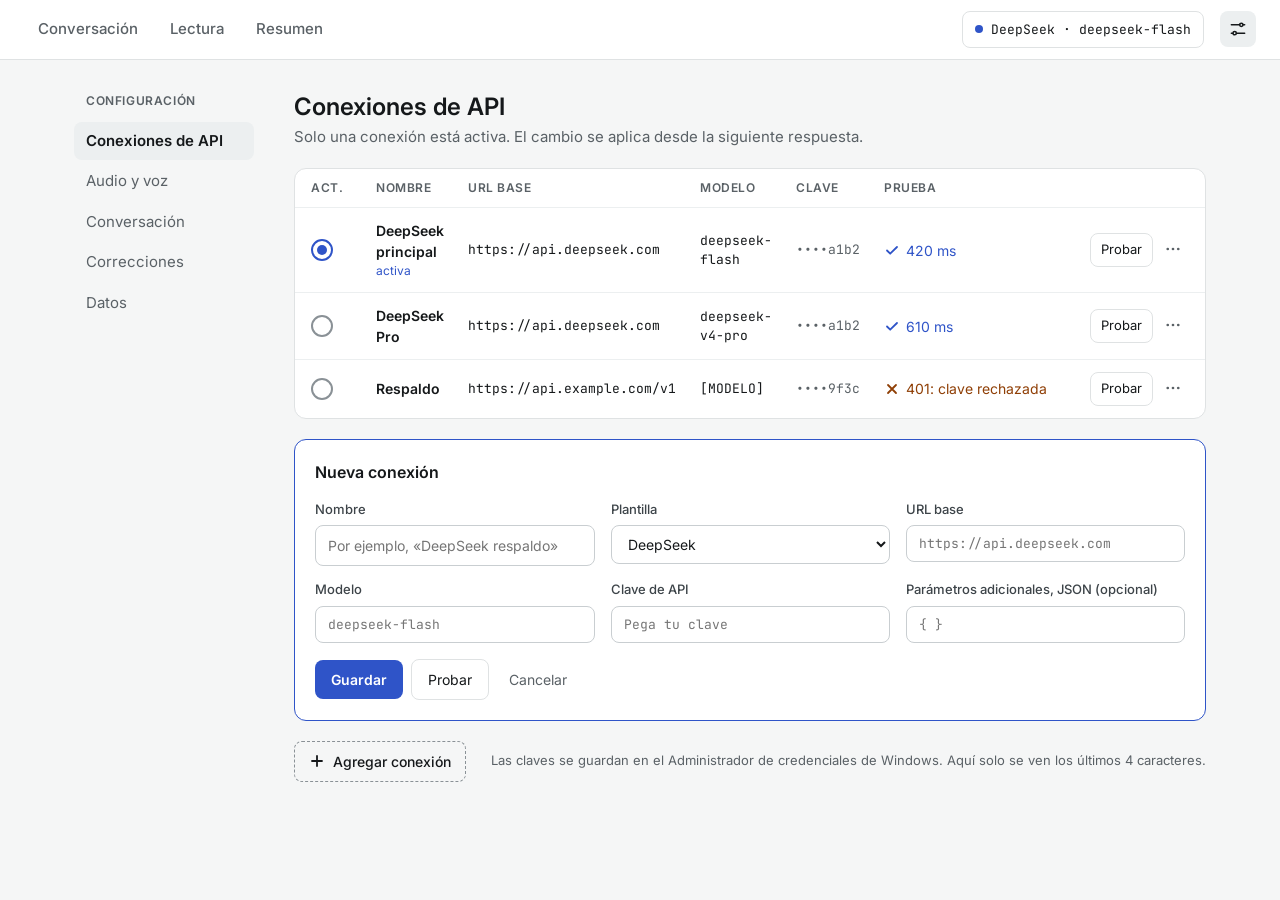
<file: docs/ui/connections.html>
<!doctype html>
<html lang="es-419">
<head>
<meta charset="utf-8">
<meta name="viewport" content="width=device-width, initial-scale=1">
<title>Conexiones de API</title>
<!-- Static mockup. The app serves its fonts locally from web/fonts and has no external links. -->
<link rel="stylesheet" href="https://fonts.googleapis.com/css2?family=Inter:wght@400;500;600&amp;family=JetBrains+Mono:wght@400;500&amp;display=swap">
<style>
body{margin:0}
a{color:#2F54C8}a:hover{color:#1E3A94}
</style>
</head>
<body>
<div style="min-height: 100vh; display: flex; flex-direction: column; background: #F5F6F6; color: #15181A; font-family: 'Inter', system-ui, sans-serif; font-size: 15px; line-height: 1.5">

<header style="display: flex; flex-wrap: wrap; align-items: center; gap: 16px; padding: 10px 24px; background: #FFFFFF; border-bottom: 1px solid #DFE2E3">
<nav aria-label="Secciones" style="display: flex; gap: 4px">
<a href="main.html" style="padding: 8px 14px; border-radius: 8px; color: #5A6166; font-weight: 500; text-decoration: none">Conversación</a>
<a href="reading.html" style="padding: 8px 14px; border-radius: 8px; color: #5A6166; font-weight: 500; text-decoration: none">Lectura</a>
<a href="summary.html" style="padding: 8px 14px; border-radius: 8px; color: #5A6166; font-weight: 500; text-decoration: none">Resumen</a>
</nav>
<div style="flex-grow: 1"></div>
<a href="connections.html" style="display: flex; align-items: center; gap: 8px; padding: 8px 12px; border: 1px solid #DFE2E3; border-radius: 8px; color: #15181A; font-family: 'JetBrains Mono', ui-monospace, monospace; font-size: 13px; text-decoration: none">
<span aria-hidden="true" style="width: 8px; height: 8px; border-radius: 50%; background: #2F54C8"></span>
<span>DeepSeek · deepseek-flash</span>
</a>
<a href="connections.html" aria-label="Configuración" aria-current="page" style="display: flex; align-items: center; justify-content: center; width: 36px; height: 36px; border-radius: 8px; background: #ECEFF0; color: #15181A">
<svg width="20" height="20" viewBox="0 0 24 24" aria-hidden="true" style="fill: none; stroke: currentColor; stroke-width: 1.8; stroke-linecap: round; stroke-linejoin: round"><path d="M4 7h10M18 7h2M4 17h2M10 17h10"></path><circle cx="16" cy="7" r="2"></circle><circle cx="8" cy="17" r="2"></circle></svg>
</a>
</header>

<div style="flex-grow: 1; display: flex; flex-wrap: wrap; gap: 24px 40px; padding: 32px 24px; max-width: 1180px; width: 100%; box-sizing: border-box; margin: 0 auto">

<nav aria-label="Configuración" style="flex: 1 1 180px; max-width: 220px; display: flex; flex-direction: column; gap: 2px">
<div style="padding: 0 12px 10px; font-size: 12px; font-weight: 600; letter-spacing: 0.05em; text-transform: uppercase; color: #5A6166">Configuración</div>
<a href="connections.html" aria-current="page" style="padding: 8px 12px; border-radius: 8px; background: #ECEFF0; color: #15181A; font-weight: 600; text-decoration: none">Conexiones de API</a>
<a href="connections.html" style="padding: 8px 12px; border-radius: 8px; color: #5A6166; text-decoration: none">Audio y voz</a>
<a href="connections.html" style="padding: 8px 12px; border-radius: 8px; color: #5A6166; text-decoration: none">Conversación</a>
<a href="connections.html" style="padding: 8px 12px; border-radius: 8px; color: #5A6166; text-decoration: none">Correcciones</a>
<a href="connections.html" style="padding: 8px 12px; border-radius: 8px; color: #5A6166; text-decoration: none">Datos</a>
</nav>

<main style="flex: 999 1 560px; min-width: 0; display: flex; flex-direction: column; gap: 20px">

<div style="display: flex; flex-direction: column; gap: 4px">
<h1 style="margin: 0; font-size: 24px; font-weight: 600; line-height: 1.25">Conexiones de API</h1>
<p style="margin: 0; color: #5A6166">Solo una conexión está activa. El cambio se aplica desde la siguiente respuesta.</p>
</div>

<div style="overflow-x: auto; border: 1px solid #DFE2E3; border-radius: 12px; background: #FFFFFF">
<table style="width: 100%; min-width: 820px; border-collapse: collapse; font-size: 14px">
<thead>
<tr>
<th scope="col" style="width: 56px; padding: 10px 12px 10px 16px; text-align: left; font-size: 12px; font-weight: 600; letter-spacing: 0.04em; text-transform: uppercase; color: #5A6166">Act.</th>
<th scope="col" style="padding: 10px 12px; text-align: left; font-size: 12px; font-weight: 600; letter-spacing: 0.04em; text-transform: uppercase; color: #5A6166">Nombre</th>
<th scope="col" style="padding: 10px 12px; text-align: left; font-size: 12px; font-weight: 600; letter-spacing: 0.04em; text-transform: uppercase; color: #5A6166">URL base</th>
<th scope="col" style="padding: 10px 12px; text-align: left; font-size: 12px; font-weight: 600; letter-spacing: 0.04em; text-transform: uppercase; color: #5A6166">Modelo</th>
<th scope="col" style="padding: 10px 12px; text-align: left; font-size: 12px; font-weight: 600; letter-spacing: 0.04em; text-transform: uppercase; color: #5A6166">Clave</th>
<th scope="col" style="padding: 10px 12px; text-align: left; font-size: 12px; font-weight: 600; letter-spacing: 0.04em; text-transform: uppercase; color: #5A6166">Prueba</th>
<th scope="col" style="width: 150px; padding: 10px 16px 10px 12px"><span style="position: absolute; width: 1px; height: 1px; overflow: hidden">Acciones</span></th>
</tr>
</thead>
<tbody>
<tr style="border-top: 1px solid #ECEFF0">
<td style="padding: 12px 12px 12px 16px">
<button type="button" aria-pressed="true" aria-label="Conexión activa" style="display: flex; align-items: center; justify-content: center; width: 22px; height: 22px; padding: 0; border: 2px solid #2F54C8; border-radius: 50%; background: #FFFFFF"><span aria-hidden="true" style="width: 10px; height: 10px; border-radius: 50%; background: #2F54C8"></span></button>
</td>
<td style="padding: 12px"><div style="display: flex; flex-direction: column"><span style="font-weight: 600">DeepSeek principal</span><span style="font-size: 12px; color: #2F54C8">activa</span></div></td>
<td style="padding: 12px; font-family: 'JetBrains Mono', ui-monospace, monospace; font-size: 13px">https://api.deepseek.com</td>
<td style="padding: 12px; font-family: 'JetBrains Mono', ui-monospace, monospace; font-size: 13px">deepseek-flash</td>
<td style="padding: 12px; font-family: 'JetBrains Mono', ui-monospace, monospace; font-size: 13px; color: #5A6166">••••a1b2</td>
<td style="padding: 12px">
<span style="display: flex; align-items: center; gap: 6px; color: #2F54C8; white-space: nowrap">
<svg width="16" height="16" viewBox="0 0 16 16" aria-hidden="true" style="fill: none; stroke: currentColor; stroke-width: 1.8; stroke-linecap: round; stroke-linejoin: round"><path d="M3 8.5l3.2 3.2L13 5"></path></svg>
<span>420 ms</span>
</span>
</td>
<td style="padding: 12px 16px 12px 12px">
<div style="display: flex; justify-content: flex-end; gap: 4px">
<button type="button" style="padding: 6px 10px; border: 1px solid #DFE2E3; border-radius: 8px; background: #FFFFFF; color: #15181A; font: inherit; font-size: 13px">Probar</button>
<button type="button" aria-label="Editar o eliminar: DeepSeek principal" style="display: flex; align-items: center; justify-content: center; width: 32px; height: 32px; padding: 0; border: 0; border-radius: 8px; background: none; color: #5A6166"><svg width="18" height="18" viewBox="0 0 24 24" aria-hidden="true" style="fill: currentColor"><circle cx="5" cy="12" r="1.8"></circle><circle cx="12" cy="12" r="1.8"></circle><circle cx="19" cy="12" r="1.8"></circle></svg></button>
</div>
</td>
</tr>
<tr style="border-top: 1px solid #ECEFF0">
<td style="padding: 12px 12px 12px 16px">
<button type="button" aria-pressed="false" aria-label="Activar: DeepSeek Pro" style="display: flex; width: 22px; height: 22px; padding: 0; border: 2px solid #8A9196; border-radius: 50%; background: #FFFFFF"></button>
</td>
<td style="padding: 12px; font-weight: 600">DeepSeek Pro</td>
<td style="padding: 12px; font-family: 'JetBrains Mono', ui-monospace, monospace; font-size: 13px">https://api.deepseek.com</td>
<td style="padding: 12px; font-family: 'JetBrains Mono', ui-monospace, monospace; font-size: 13px">deepseek-v4-pro</td>
<td style="padding: 12px; font-family: 'JetBrains Mono', ui-monospace, monospace; font-size: 13px; color: #5A6166">••••a1b2</td>
<td style="padding: 12px">
<span style="display: flex; align-items: center; gap: 6px; color: #2F54C8; white-space: nowrap">
<svg width="16" height="16" viewBox="0 0 16 16" aria-hidden="true" style="fill: none; stroke: currentColor; stroke-width: 1.8; stroke-linecap: round; stroke-linejoin: round"><path d="M3 8.5l3.2 3.2L13 5"></path></svg>
<span>610 ms</span>
</span>
</td>
<td style="padding: 12px 16px 12px 12px">
<div style="display: flex; justify-content: flex-end; gap: 4px">
<button type="button" style="padding: 6px 10px; border: 1px solid #DFE2E3; border-radius: 8px; background: #FFFFFF; color: #15181A; font: inherit; font-size: 13px">Probar</button>
<button type="button" aria-label="Editar o eliminar: DeepSeek Pro" style="display: flex; align-items: center; justify-content: center; width: 32px; height: 32px; padding: 0; border: 0; border-radius: 8px; background: none; color: #5A6166"><svg width="18" height="18" viewBox="0 0 24 24" aria-hidden="true" style="fill: currentColor"><circle cx="5" cy="12" r="1.8"></circle><circle cx="12" cy="12" r="1.8"></circle><circle cx="19" cy="12" r="1.8"></circle></svg></button>
</div>
</td>
</tr>
<tr style="border-top: 1px solid #ECEFF0">
<td style="padding: 12px 12px 12px 16px">
<button type="button" aria-pressed="false" aria-label="Activar: Respaldo" style="display: flex; width: 22px; height: 22px; padding: 0; border: 2px solid #8A9196; border-radius: 50%; background: #FFFFFF"></button>
</td>
<td style="padding: 12px; font-weight: 600">Respaldo</td>
<td style="padding: 12px; font-family: 'JetBrains Mono', ui-monospace, monospace; font-size: 13px">https://api.example.com/v1</td>
<td style="padding: 12px; font-family: 'JetBrains Mono', ui-monospace, monospace; font-size: 13px">[MODELO]</td>
<td style="padding: 12px; font-family: 'JetBrains Mono', ui-monospace, monospace; font-size: 13px; color: #5A6166">••••9f3c</td>
<td style="padding: 12px">
<span style="display: flex; align-items: center; gap: 6px; color: #8F3F06; white-space: nowrap">
<svg width="16" height="16" viewBox="0 0 16 16" aria-hidden="true" style="fill: none; stroke: currentColor; stroke-width: 1.8; stroke-linecap: round; stroke-linejoin: round"><path d="M4 4l8 8M12 4l-8 8"></path></svg>
<span>401: clave rechazada</span>
</span>
</td>
<td style="padding: 12px 16px 12px 12px">
<div style="display: flex; justify-content: flex-end; gap: 4px">
<button type="button" style="padding: 6px 10px; border: 1px solid #DFE2E3; border-radius: 8px; background: #FFFFFF; color: #15181A; font: inherit; font-size: 13px">Probar</button>
<button type="button" aria-label="Editar o eliminar: Respaldo" style="display: flex; align-items: center; justify-content: center; width: 32px; height: 32px; padding: 0; border: 0; border-radius: 8px; background: none; color: #5A6166"><svg width="18" height="18" viewBox="0 0 24 24" aria-hidden="true" style="fill: currentColor"><circle cx="5" cy="12" r="1.8"></circle><circle cx="12" cy="12" r="1.8"></circle><circle cx="19" cy="12" r="1.8"></circle></svg></button>
</div>
</td>
</tr>
</tbody>
</table>
</div>

<section aria-label="Nueva conexión" style="display: flex; flex-direction: column; gap: 16px; padding: 20px; border: 1px solid #2F54C8; border-radius: 12px; background: #FFFFFF">
<h2 style="margin: 0; font-size: 16px; font-weight: 600">Nueva conexión</h2>
<div style="display: grid; grid-template-columns: repeat(auto-fit, minmax(min(240px, 100%), 1fr)); gap: 14px 16px">
<div style="display: flex; flex-direction: column; gap: 6px">
<label for="conn-name" style="font-size: 13px; font-weight: 500; color: #3D4449">Nombre</label>
<input id="conn-name" type="text" placeholder="Por ejemplo, «DeepSeek respaldo»" style="padding: 9px 12px; border: 1px solid #C9CED1; border-radius: 8px; background: #FFFFFF; color: #15181A; font: inherit; font-size: 14px">
</div>
<div style="display: flex; flex-direction: column; gap: 6px">
<label for="conn-template" style="font-size: 13px; font-weight: 500; color: #3D4449">Plantilla</label>
<select id="conn-template" style="padding: 9px 12px; border: 1px solid #C9CED1; border-radius: 8px; background: #FFFFFF; color: #15181A; font: inherit; font-size: 14px">
<option>DeepSeek</option>
<option>Otro compatible con OpenAI</option>
</select>
</div>
<div style="display: flex; flex-direction: column; gap: 6px">
<label for="conn-url" style="font-size: 13px; font-weight: 500; color: #3D4449">URL base</label>
<input id="conn-url" type="url" placeholder="https://api.deepseek.com" style="padding: 9px 12px; border: 1px solid #C9CED1; border-radius: 8px; background: #FFFFFF; color: #15181A; font-family: 'JetBrains Mono', ui-monospace, monospace; font-size: 13px">
</div>
<div style="display: flex; flex-direction: column; gap: 6px">
<label for="conn-model" style="font-size: 13px; font-weight: 500; color: #3D4449">Modelo</label>
<input id="conn-model" type="text" placeholder="deepseek-flash" style="padding: 9px 12px; border: 1px solid #C9CED1; border-radius: 8px; background: #FFFFFF; color: #15181A; font-family: 'JetBrains Mono', ui-monospace, monospace; font-size: 13px">
</div>
<div style="display: flex; flex-direction: column; gap: 6px">
<label for="conn-key" style="font-size: 13px; font-weight: 500; color: #3D4449">Clave de API</label>
<input id="conn-key" type="password" placeholder="Pega tu clave" autocomplete="off" style="padding: 9px 12px; border: 1px solid #C9CED1; border-radius: 8px; background: #FFFFFF; color: #15181A; font-family: 'JetBrains Mono', ui-monospace, monospace; font-size: 13px">
</div>
<div style="display: flex; flex-direction: column; gap: 6px">
<label for="conn-extra" style="font-size: 13px; font-weight: 500; color: #3D4449">Parámetros adicionales, JSON (opcional)</label>
<input id="conn-extra" type="text" placeholder="{ }" style="padding: 9px 12px; border: 1px solid #C9CED1; border-radius: 8px; background: #FFFFFF; color: #15181A; font-family: 'JetBrains Mono', ui-monospace, monospace; font-size: 13px">
</div>
</div>
<div style="display: flex; flex-wrap: wrap; align-items: center; gap: 8px">
<button type="button" style="padding: 9px 16px; border: 0; border-radius: 8px; background: #2F54C8; color: #FFFFFF; font: inherit; font-size: 14px; font-weight: 600">Guardar</button>
<button type="button" style="padding: 9px 16px; border: 1px solid #DFE2E3; border-radius: 8px; background: #FFFFFF; color: #15181A; font: inherit; font-size: 14px">Probar</button>
<button type="button" style="padding: 9px 12px; border: 0; border-radius: 8px; background: none; color: #5A6166; font: inherit; font-size: 14px">Cancelar</button>
</div>
</section>

<div style="display: flex; flex-wrap: wrap; align-items: center; justify-content: space-between; gap: 12px">
<button type="button" style="display: flex; align-items: center; gap: 8px; padding: 9px 14px; border: 1px dashed #8A9196; border-radius: 8px; background: none; color: #15181A; font: inherit; font-size: 14px; font-weight: 500">
<svg width="16" height="16" viewBox="0 0 16 16" aria-hidden="true" style="fill: none; stroke: currentColor; stroke-width: 1.8; stroke-linecap: round"><path d="M8 3v10M3 8h10"></path></svg>
<span>Agregar conexión</span>
</button>
<p style="margin: 0; font-size: 13px; color: #5A6166">Las claves se guardan en el Administrador de credenciales de Windows. Aquí solo se ven los últimos 4 caracteres.</p>
</div>

</main>
</div>

</div>
</body>
</html>
</file>
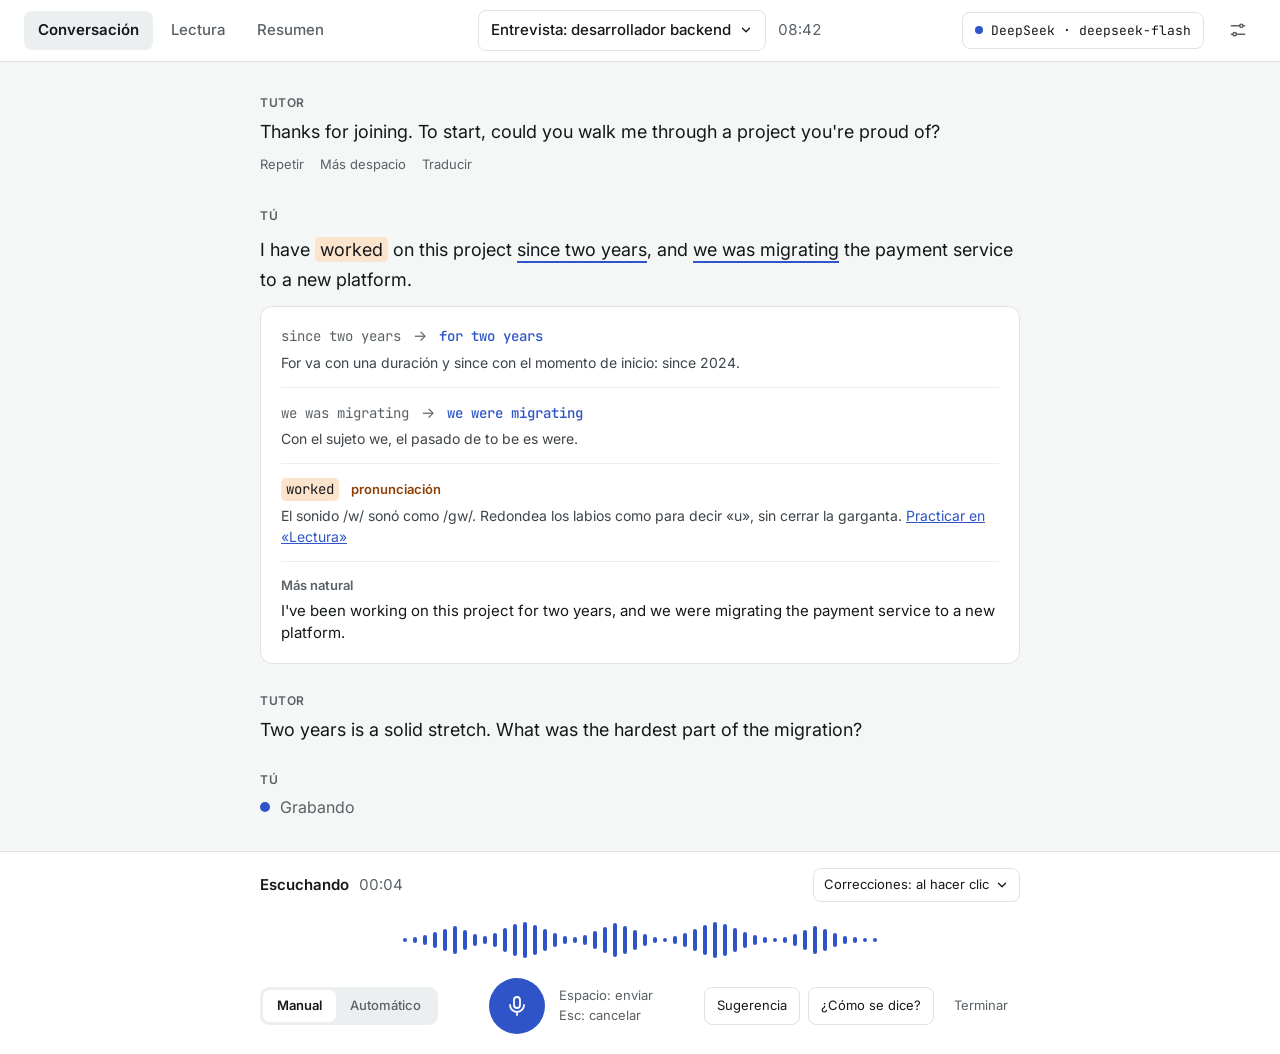
<file: docs/ui/main.html>
<!doctype html>
<html lang="es-419">
<head>
<meta charset="utf-8">
<meta name="viewport" content="width=device-width, initial-scale=1">
<title>Conversación</title>
<!-- Static mockup. The app serves its fonts locally from web/fonts and has no external links. -->
<link rel="stylesheet" href="https://fonts.googleapis.com/css2?family=Inter:wght@400;500;600&amp;family=JetBrains+Mono:wght@400;500&amp;display=swap">
<style>
body{margin:0}
a{color:#2F54C8}a:hover{color:#1E3A94}
</style>
</head>
<body>
<div style="min-height: 100vh; display: flex; flex-direction: column; background: #F5F6F6; color: #15181A; font-family: 'Inter', system-ui, sans-serif; font-size: 15px; line-height: 1.5">

<header style="display: flex; flex-wrap: wrap; align-items: center; gap: 16px; padding: 10px 24px; background: #FFFFFF; border-bottom: 1px solid #DFE2E3">
<nav aria-label="Secciones" style="display: flex; gap: 4px">
<a href="main.html" aria-current="page" style="padding: 8px 14px; border-radius: 8px; background: #ECEFF0; color: #15181A; font-weight: 600; text-decoration: none">Conversación</a>
<a href="reading.html" style="padding: 8px 14px; border-radius: 8px; color: #5A6166; font-weight: 500; text-decoration: none">Lectura</a>
<a href="summary.html" style="padding: 8px 14px; border-radius: 8px; color: #5A6166; font-weight: 500; text-decoration: none">Resumen</a>
</nav>
<div style="flex-grow: 1; display: flex; flex-wrap: wrap; justify-content: center; align-items: center; gap: 12px">
<button type="button" style="display: flex; align-items: center; gap: 8px; padding: 8px 12px; border: 1px solid #DFE2E3; border-radius: 8px; background: #FFFFFF; color: #15181A; font: inherit; font-weight: 500">
<span>Entrevista: desarrollador backend</span>
<svg width="14" height="14" viewBox="0 0 16 16" aria-hidden="true" style="fill: none; stroke: currentColor; stroke-width: 1.5; stroke-linecap: round; stroke-linejoin: round"><path d="M4 6l4 4 4-4"></path></svg>
</button>
<span style="color: #5A6166; font-variant-numeric: tabular-nums">08:42</span>
</div>
<a href="connections.html" style="display: flex; align-items: center; gap: 8px; padding: 8px 12px; border: 1px solid #DFE2E3; border-radius: 8px; color: #15181A; font-family: 'JetBrains Mono', ui-monospace, monospace; font-size: 13px; text-decoration: none">
<span aria-hidden="true" style="width: 8px; height: 8px; border-radius: 50%; background: #2F54C8"></span>
<span>DeepSeek · deepseek-flash</span>
</a>
<a href="connections.html" aria-label="Configuración" style="display: flex; align-items: center; justify-content: center; width: 36px; height: 36px; border-radius: 8px; color: #5A6166">
<svg width="20" height="20" viewBox="0 0 24 24" aria-hidden="true" style="fill: none; stroke: currentColor; stroke-width: 1.8; stroke-linecap: round; stroke-linejoin: round"><path d="M4 7h10M18 7h2M4 17h2M10 17h10"></path><circle cx="16" cy="7" r="2"></circle><circle cx="8" cy="17" r="2"></circle></svg>
</a>
</header>

<main style="flex-grow: 1; display: flex; justify-content: center; padding: 32px 24px">
<div style="width: 100%; max-width: 760px; display: flex; flex-direction: column; gap: 28px">

<article style="display: flex; flex-direction: column; gap: 6px">
<div style="font-size: 12px; font-weight: 600; letter-spacing: 0.05em; text-transform: uppercase; color: #5A6166">Tutor</div>
<p lang="en" style="margin: 0; font-size: 18px; line-height: 1.55">Thanks for joining. To start, could you walk me through a project you're proud of?</p>
<div style="display: flex; flex-wrap: wrap; gap: 16px">
<button type="button" style="padding: 4px 0; border: 0; background: none; color: #5A6166; font: inherit; font-size: 13px">Repetir</button>
<button type="button" style="padding: 4px 0; border: 0; background: none; color: #5A6166; font: inherit; font-size: 13px">Más despacio</button>
<button type="button" style="padding: 4px 0; border: 0; background: none; color: #5A6166; font: inherit; font-size: 13px">Traducir</button>
</div>
</article>

<article style="display: flex; flex-direction: column; gap: 10px">
<div style="font-size: 12px; font-weight: 600; letter-spacing: 0.05em; text-transform: uppercase; color: #5A6166">Tú</div>
<p lang="en" style="margin: 0; font-size: 18px; line-height: 1.7">I have <span style="padding: 2px 5px; border-radius: 5px; background: #FBE3CC">worked</span> on this project <span style="text-decoration: underline; text-decoration-color: #2F54C8; text-decoration-thickness: 2px; text-underline-offset: 5px">since two years</span>, and <span style="text-decoration: underline; text-decoration-color: #2F54C8; text-decoration-thickness: 2px; text-underline-offset: 5px">we was migrating</span> the payment service to a new platform.</p>

<section aria-label="Correcciones de tu respuesta" style="display: flex; flex-direction: column; gap: 14px; padding: 18px 20px; border: 1px solid #DFE2E3; border-radius: 12px; background: #FFFFFF">
<div style="display: flex; flex-wrap: wrap; align-items: baseline; gap: 4px 12px">
<span lang="en" style="font-family: 'JetBrains Mono', ui-monospace, monospace; font-size: 14px; color: #5A6166">since two years</span>
<span aria-hidden="true" style="color: #5A6166">→</span>
<span lang="en" style="font-family: 'JetBrains Mono', ui-monospace, monospace; font-size: 14px; font-weight: 500; color: #2F54C8">for two years</span>
<span style="flex-basis: 100%; font-size: 14px; color: #3D4449">For va con una duración y since con el momento de inicio: since 2024.</span>
</div>
<div style="height: 1px; background: #ECEFF0"></div>
<div style="display: flex; flex-wrap: wrap; align-items: baseline; gap: 4px 12px">
<span lang="en" style="font-family: 'JetBrains Mono', ui-monospace, monospace; font-size: 14px; color: #5A6166">we was migrating</span>
<span aria-hidden="true" style="color: #5A6166">→</span>
<span lang="en" style="font-family: 'JetBrains Mono', ui-monospace, monospace; font-size: 14px; font-weight: 500; color: #2F54C8">we were migrating</span>
<span style="flex-basis: 100%; font-size: 14px; color: #3D4449">Con el sujeto we, el pasado de to be es were.</span>
</div>
<div style="height: 1px; background: #ECEFF0"></div>
<div style="display: flex; flex-wrap: wrap; align-items: baseline; gap: 4px 12px">
<span lang="en" style="padding: 1px 5px; border-radius: 5px; background: #FBE3CC; font-family: 'JetBrains Mono', ui-monospace, monospace; font-size: 14px">worked</span>
<span style="font-size: 13px; font-weight: 600; color: #8F3F06">pronunciación</span>
<span style="flex-basis: 100%; font-size: 14px; color: #3D4449">El sonido /w/ sonó como /gw/. Redondea los labios como para decir «u», sin cerrar la garganta. <a href="reading.html">Practicar en «Lectura»</a></span>
</div>
<div style="height: 1px; background: #ECEFF0"></div>
<div style="display: flex; flex-direction: column; gap: 4px">
<span style="font-size: 13px; font-weight: 600; color: #5A6166">Más natural</span>
<span lang="en" style="font-size: 15px">I've been working on this project for two years, and we were migrating the payment service to a new platform.</span>
</div>
</section>
</article>

<article style="display: flex; flex-direction: column; gap: 6px">
<div style="font-size: 12px; font-weight: 600; letter-spacing: 0.05em; text-transform: uppercase; color: #5A6166">Tutor</div>
<p lang="en" style="margin: 0; font-size: 18px; line-height: 1.55">Two years is a solid stretch. What was the hardest part of the migration?</p>
</article>

<article style="display: flex; flex-direction: column; gap: 6px">
<div style="font-size: 12px; font-weight: 600; letter-spacing: 0.05em; text-transform: uppercase; color: #5A6166">Tú</div>
<div style="display: flex; align-items: center; gap: 10px; font-size: 16px; color: #5A6166">
<span aria-hidden="true" style="width: 10px; height: 10px; border-radius: 50%; background: #2F54C8"></span>
<span>Grabando</span>
</div>
</article>

</div>
</main>

<footer style="display: flex; justify-content: center; padding: 16px 24px 20px; background: #FFFFFF; border-top: 1px solid #DFE2E3">
<div style="width: 100%; max-width: 760px; display: flex; flex-direction: column; gap: 12px">

<div style="display: flex; flex-wrap: wrap; align-items: center; justify-content: space-between; gap: 12px">
<div style="display: flex; align-items: baseline; gap: 10px">
<span style="font-weight: 600">Escuchando</span>
<span style="color: #5A6166; font-variant-numeric: tabular-nums">00:04</span>
</div>
<button type="button" style="display: flex; align-items: center; gap: 6px; padding: 6px 10px; border: 1px solid #DFE2E3; border-radius: 8px; background: #FFFFFF; color: #15181A; font: inherit; font-size: 13px">
<span>Correcciones: al hacer clic</span>
<svg width="14" height="14" viewBox="0 0 16 16" aria-hidden="true" style="fill: none; stroke: currentColor; stroke-width: 1.5; stroke-linecap: round; stroke-linejoin: round"><path d="M4 6l4 4 4-4"></path></svg>
</button>
</div>

<div style="display: flex; justify-content: center; padding: 6px 0">
<svg viewBox="0 0 474 40" role="img" aria-label="Nivel de señal del micrófono" style="width: 474px; max-width: 100%; height: 40px; fill: #2F54C8">
<rect x="0" y="18" width="4" height="4" rx="2"></rect>
<rect x="10" y="17" width="4" height="6" rx="2"></rect>
<rect x="20" y="15" width="4" height="10" rx="2"></rect>
<rect x="30" y="12" width="4" height="16" rx="2"></rect>
<rect x="40" y="9" width="4" height="22" rx="2"></rect>
<rect x="50" y="6" width="4" height="28" rx="2"></rect>
<rect x="60" y="10" width="4" height="20" rx="2"></rect>
<rect x="70" y="14" width="4" height="12" rx="2"></rect>
<rect x="80" y="16" width="4" height="8" rx="2"></rect>
<rect x="90" y="13" width="4" height="14" rx="2"></rect>
<rect x="100" y="8" width="4" height="24" rx="2"></rect>
<rect x="110" y="4" width="4" height="32" rx="2"></rect>
<rect x="120" y="2" width="4" height="36" rx="2"></rect>
<rect x="130" y="5" width="4" height="30" rx="2"></rect>
<rect x="140" y="9" width="4" height="22" rx="2"></rect>
<rect x="150" y="13" width="4" height="14" rx="2"></rect>
<rect x="160" y="16" width="4" height="8" rx="2"></rect>
<rect x="170" y="17" width="4" height="6" rx="2"></rect>
<rect x="180" y="15" width="4" height="10" rx="2"></rect>
<rect x="190" y="11" width="4" height="18" rx="2"></rect>
<rect x="200" y="7" width="4" height="26" rx="2"></rect>
<rect x="210" y="3" width="4" height="34" rx="2"></rect>
<rect x="220" y="6" width="4" height="28" rx="2"></rect>
<rect x="230" y="10" width="4" height="20" rx="2"></rect>
<rect x="240" y="14" width="4" height="12" rx="2"></rect>
<rect x="250" y="17" width="4" height="6" rx="2"></rect>
<rect x="260" y="18" width="4" height="4" rx="2"></rect>
<rect x="270" y="16" width="4" height="8" rx="2"></rect>
<rect x="280" y="13" width="4" height="14" rx="2"></rect>
<rect x="290" y="9" width="4" height="22" rx="2"></rect>
<rect x="300" y="5" width="4" height="30" rx="2"></rect>
<rect x="310" y="2" width="4" height="36" rx="2"></rect>
<rect x="320" y="4" width="4" height="32" rx="2"></rect>
<rect x="330" y="8" width="4" height="24" rx="2"></rect>
<rect x="340" y="12" width="4" height="16" rx="2"></rect>
<rect x="350" y="15" width="4" height="10" rx="2"></rect>
<rect x="360" y="17" width="4" height="6" rx="2"></rect>
<rect x="370" y="18" width="4" height="4" rx="2"></rect>
<rect x="380" y="17" width="4" height="6" rx="2"></rect>
<rect x="390" y="14" width="4" height="12" rx="2"></rect>
<rect x="400" y="10" width="4" height="20" rx="2"></rect>
<rect x="410" y="6" width="4" height="28" rx="2"></rect>
<rect x="420" y="9" width="4" height="22" rx="2"></rect>
<rect x="430" y="13" width="4" height="14" rx="2"></rect>
<rect x="440" y="16" width="4" height="8" rx="2"></rect>
<rect x="450" y="17" width="4" height="6" rx="2"></rect>
<rect x="460" y="18" width="4" height="4" rx="2"></rect>
<rect x="470" y="18" width="4" height="4" rx="2"></rect>
</svg>
</div>

<div style="display: flex; flex-wrap: wrap; align-items: center; justify-content: space-between; gap: 16px">
<div role="group" aria-label="Modo de turnos" style="display: flex; padding: 3px; border-radius: 9px; background: #ECEFF0">
<button type="button" aria-pressed="true" style="padding: 6px 14px; border: 0; border-radius: 7px; background: #FFFFFF; color: #15181A; font: inherit; font-size: 13px; font-weight: 600">Manual</button>
<button type="button" aria-pressed="false" style="padding: 6px 14px; border: 0; border-radius: 7px; background: none; color: #5A6166; font: inherit; font-size: 13px; font-weight: 500">Automático</button>
</div>

<div style="display: flex; align-items: center; gap: 14px">
<button type="button" aria-label="Enviar respuesta" style="display: flex; align-items: center; justify-content: center; width: 56px; height: 56px; border: 0; border-radius: 50%; background: #2F54C8; color: #FFFFFF">
<svg width="24" height="24" viewBox="0 0 24 24" aria-hidden="true" style="fill: none; stroke: currentColor; stroke-width: 1.8; stroke-linecap: round; stroke-linejoin: round"><rect x="9" y="3" width="6" height="11" rx="3"></rect><path d="M5 11a7 7 0 0 0 14 0M12 18v3"></path></svg>
</button>
<div style="display: flex; flex-direction: column; font-size: 13px; color: #5A6166">
<span>Espacio: enviar</span>
<span>Esc: cancelar</span>
</div>
</div>

<div style="display: flex; flex-wrap: wrap; align-items: center; gap: 8px">
<button type="button" style="padding: 8px 12px; border: 1px solid #DFE2E3; border-radius: 8px; background: #FFFFFF; color: #15181A; font: inherit; font-size: 13px">Sugerencia</button>
<button type="button" style="padding: 8px 12px; border: 1px solid #DFE2E3; border-radius: 8px; background: #FFFFFF; color: #15181A; font: inherit; font-size: 13px">¿Cómo se dice?</button>
<a href="summary.html" style="padding: 8px 12px; border-radius: 8px; color: #5A6166; font-size: 13px; text-decoration: none">Terminar</a>
</div>
</div>

</div>
</footer>

</div>
</body>
</html>
</file>
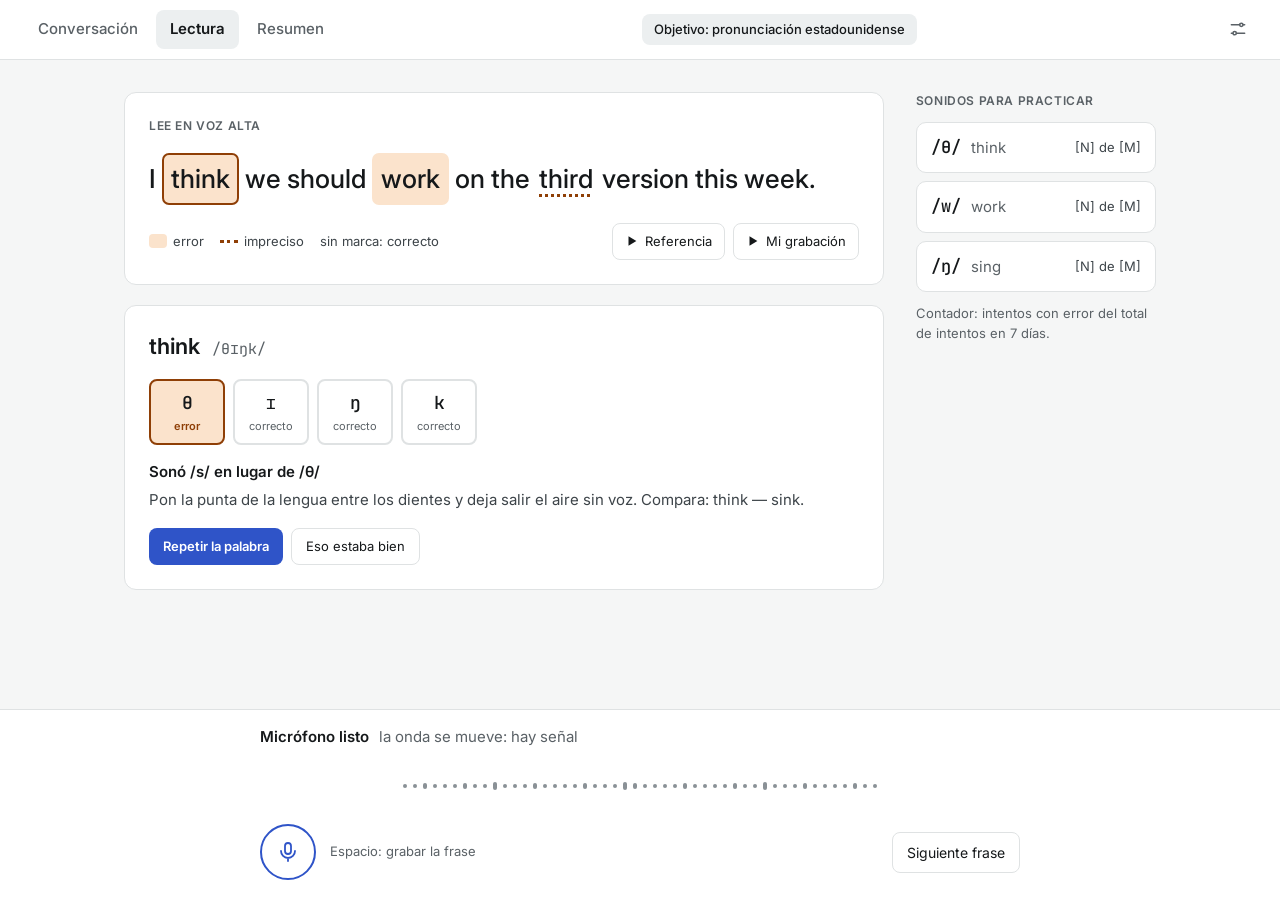
<file: docs/ui/reading.html>
<!doctype html>
<html lang="es-419">
<head>
<meta charset="utf-8">
<meta name="viewport" content="width=device-width, initial-scale=1">
<title>Lectura: pronunciación</title>
<!-- Static mockup. The app serves its fonts locally from web/fonts and has no external links. -->
<link rel="stylesheet" href="https://fonts.googleapis.com/css2?family=Inter:wght@400;500;600&amp;family=JetBrains+Mono:wght@400;500&amp;display=swap">
<style>
body{margin:0}
a{color:#2F54C8}a:hover{color:#1E3A94}
</style>
</head>
<body>
<div style="min-height: 100vh; display: flex; flex-direction: column; background: #F5F6F6; color: #15181A; font-family: 'Inter', system-ui, sans-serif; font-size: 15px; line-height: 1.5">

<header style="display: flex; flex-wrap: wrap; align-items: center; gap: 16px; padding: 10px 24px; background: #FFFFFF; border-bottom: 1px solid #DFE2E3">
<nav aria-label="Secciones" style="display: flex; gap: 4px">
<a href="main.html" style="padding: 8px 14px; border-radius: 8px; color: #5A6166; font-weight: 500; text-decoration: none">Conversación</a>
<a href="reading.html" aria-current="page" style="padding: 8px 14px; border-radius: 8px; background: #ECEFF0; color: #15181A; font-weight: 600; text-decoration: none">Lectura</a>
<a href="summary.html" style="padding: 8px 14px; border-radius: 8px; color: #5A6166; font-weight: 500; text-decoration: none">Resumen</a>
</nav>
<div style="flex-grow: 1; display: flex; justify-content: center">
<span style="padding: 6px 12px; border-radius: 8px; background: #ECEFF0; font-size: 13px; font-weight: 500">Objetivo: pronunciación estadounidense</span>
</div>
<a href="connections.html" aria-label="Configuración" style="display: flex; align-items: center; justify-content: center; width: 36px; height: 36px; border-radius: 8px; color: #5A6166">
<svg width="20" height="20" viewBox="0 0 24 24" aria-hidden="true" style="fill: none; stroke: currentColor; stroke-width: 1.8; stroke-linecap: round; stroke-linejoin: round"><path d="M4 7h10M18 7h2M4 17h2M10 17h10"></path><circle cx="16" cy="7" r="2"></circle><circle cx="8" cy="17" r="2"></circle></svg>
</a>
</header>

<div style="flex-grow: 1; display: flex; flex-wrap: wrap; align-items: flex-start; gap: 24px 32px; padding: 32px 24px; max-width: 1080px; width: 100%; box-sizing: border-box; margin: 0 auto">

<main style="flex: 999 1 520px; min-width: 0; display: flex; flex-direction: column; gap: 20px">

<section aria-label="Frase" style="display: flex; flex-direction: column; gap: 18px; padding: 24px; border: 1px solid #DFE2E3; border-radius: 12px; background: #FFFFFF">
<div style="font-size: 12px; font-weight: 600; letter-spacing: 0.05em; text-transform: uppercase; color: #5A6166">Lee en voz alta</div>
<p lang="en" style="margin: 0; font-size: 26px; line-height: 1.7; font-weight: 500">I <button type="button" aria-pressed="true" style="padding: 2px 7px; border: 2px solid #8F3F06; border-radius: 7px; background: #FBE3CC; color: #15181A; font: inherit">think</button> we should <button type="button" aria-pressed="false" style="padding: 2px 7px; border: 2px solid #FBE3CC; border-radius: 7px; background: #FBE3CC; color: #15181A; font: inherit">work</button> on the <button type="button" aria-pressed="false" style="padding: 2px 3px; border: 0; background: none; color: #15181A; font: inherit; text-decoration: underline dotted; text-decoration-color: #8F3F06; text-decoration-thickness: 3px; text-underline-offset: 6px">third</button> version this week.</p>
<div style="display: flex; flex-wrap: wrap; align-items: center; justify-content: space-between; gap: 12px">
<div style="display: flex; flex-wrap: wrap; align-items: center; gap: 16px; font-size: 13px; color: #3D4449">
<span style="display: flex; align-items: center; gap: 6px"><span aria-hidden="true" style="width: 18px; height: 14px; border-radius: 4px; background: #FBE3CC"></span>error</span>
<span style="display: flex; align-items: center; gap: 6px"><span aria-hidden="true" style="width: 18px; border-bottom: 3px dotted #8F3F06"></span>impreciso</span>
<span>sin marca: correcto</span>
</div>
<div style="display: flex; gap: 8px">
<button type="button" style="display: flex; align-items: center; gap: 6px; padding: 8px 12px; border: 1px solid #DFE2E3; border-radius: 8px; background: #FFFFFF; color: #15181A; font: inherit; font-size: 13px">
<svg width="14" height="14" viewBox="0 0 16 16" aria-hidden="true" style="fill: currentColor"><path d="M4 2.5v11l9-5.5z"></path></svg>
<span>Referencia</span>
</button>
<button type="button" style="display: flex; align-items: center; gap: 6px; padding: 8px 12px; border: 1px solid #DFE2E3; border-radius: 8px; background: #FFFFFF; color: #15181A; font: inherit; font-size: 13px">
<svg width="14" height="14" viewBox="0 0 16 16" aria-hidden="true" style="fill: currentColor"><path d="M4 2.5v11l9-5.5z"></path></svg>
<span>Mi grabación</span>
</button>
</div>
</div>
</section>

<section aria-label="Análisis de la palabra think" style="display: flex; flex-direction: column; gap: 16px; padding: 24px; border: 1px solid #DFE2E3; border-radius: 12px; background: #FFFFFF">
<div style="display: flex; flex-wrap: wrap; align-items: baseline; gap: 12px">
<h2 lang="en" style="margin: 0; font-size: 22px; font-weight: 600">think</h2>
<span style="font-family: 'JetBrains Mono', ui-monospace, monospace; font-size: 15px; color: #5A6166">/θɪŋk/</span>
</div>
<div style="display: flex; flex-wrap: wrap; gap: 8px">
<span style="display: flex; flex-direction: column; align-items: center; gap: 2px; min-width: 52px; padding: 8px 10px; border: 2px solid #8F3F06; border-radius: 8px; background: #FBE3CC"><span style="font-family: 'JetBrains Mono', ui-monospace, monospace; font-size: 18px; font-weight: 500">θ</span><span style="font-size: 11px; font-weight: 600; color: #8F3F06">error</span></span>
<span style="display: flex; flex-direction: column; align-items: center; gap: 2px; min-width: 52px; padding: 8px 10px; border: 2px solid #DFE2E3; border-radius: 8px"><span style="font-family: 'JetBrains Mono', ui-monospace, monospace; font-size: 18px; font-weight: 500">ɪ</span><span style="font-size: 11px; color: #5A6166">correcto</span></span>
<span style="display: flex; flex-direction: column; align-items: center; gap: 2px; min-width: 52px; padding: 8px 10px; border: 2px solid #DFE2E3; border-radius: 8px"><span style="font-family: 'JetBrains Mono', ui-monospace, monospace; font-size: 18px; font-weight: 500">ŋ</span><span style="font-size: 11px; color: #5A6166">correcto</span></span>
<span style="display: flex; flex-direction: column; align-items: center; gap: 2px; min-width: 52px; padding: 8px 10px; border: 2px solid #DFE2E3; border-radius: 8px"><span style="font-family: 'JetBrains Mono', ui-monospace, monospace; font-size: 18px; font-weight: 500">k</span><span style="font-size: 11px; color: #5A6166">correcto</span></span>
</div>
<div style="display: flex; flex-direction: column; gap: 6px">
<p style="margin: 0; font-weight: 600">Sonó /s/ en lugar de /θ/</p>
<p style="margin: 0; color: #3D4449">Pon la punta de la lengua entre los dientes y deja salir el aire sin voz. Compara: <span lang="en">think — sink</span>.</p>
</div>
<div style="display: flex; flex-wrap: wrap; gap: 8px">
<button type="button" style="padding: 8px 14px; border: 0; border-radius: 8px; background: #2F54C8; color: #FFFFFF; font: inherit; font-size: 13px; font-weight: 600">Repetir la palabra</button>
<button type="button" style="padding: 8px 14px; border: 1px solid #DFE2E3; border-radius: 8px; background: #FFFFFF; color: #15181A; font: inherit; font-size: 13px">Eso estaba bien</button>
</div>
</section>

</main>

<aside aria-label="Tus sonidos" style="flex: 1 1 240px; max-width: 320px; display: flex; flex-direction: column; gap: 12px">
<div style="font-size: 12px; font-weight: 600; letter-spacing: 0.05em; text-transform: uppercase; color: #5A6166">Sonidos para practicar</div>
<ul style="margin: 0; padding: 0; list-style: none; display: flex; flex-direction: column; gap: 8px">
<li style="display: flex; align-items: center; justify-content: space-between; gap: 12px; padding: 12px 14px; border: 1px solid #DFE2E3; border-radius: 10px; background: #FFFFFF">
<span style="display: flex; align-items: baseline; gap: 10px"><span style="font-family: 'JetBrains Mono', ui-monospace, monospace; font-size: 17px; font-weight: 500">/θ/</span><span lang="en" style="color: #5A6166">think</span></span>
<span style="font-size: 13px; color: #3D4449">[N] de [M]</span>
</li>
<li style="display: flex; align-items: center; justify-content: space-between; gap: 12px; padding: 12px 14px; border: 1px solid #DFE2E3; border-radius: 10px; background: #FFFFFF">
<span style="display: flex; align-items: baseline; gap: 10px"><span style="font-family: 'JetBrains Mono', ui-monospace, monospace; font-size: 17px; font-weight: 500">/w/</span><span lang="en" style="color: #5A6166">work</span></span>
<span style="font-size: 13px; color: #3D4449">[N] de [M]</span>
</li>
<li style="display: flex; align-items: center; justify-content: space-between; gap: 12px; padding: 12px 14px; border: 1px solid #DFE2E3; border-radius: 10px; background: #FFFFFF">
<span style="display: flex; align-items: baseline; gap: 10px"><span style="font-family: 'JetBrains Mono', ui-monospace, monospace; font-size: 17px; font-weight: 500">/ŋ/</span><span lang="en" style="color: #5A6166">sing</span></span>
<span style="font-size: 13px; color: #3D4449">[N] de [M]</span>
</li>
</ul>
<p style="margin: 0; font-size: 13px; color: #5A6166">Contador: intentos con error del total de intentos en 7 días.</p>
</aside>

</div>

<footer style="display: flex; justify-content: center; padding: 16px 24px 20px; background: #FFFFFF; border-top: 1px solid #DFE2E3">
<div style="width: 100%; max-width: 760px; display: flex; flex-direction: column; gap: 12px">
<div style="display: flex; align-items: baseline; gap: 10px">
<span style="font-weight: 600">Micrófono listo</span>
<span style="color: #5A6166">la onda se mueve: hay señal</span>
</div>
<div style="display: flex; justify-content: center; padding: 6px 0">
<svg viewBox="0 0 474 40" role="img" aria-label="Nivel de señal del micrófono en silencio" style="width: 474px; max-width: 100%; height: 40px; fill: #8A9196">
<rect x="0" y="18" width="4" height="4" rx="2"></rect>
<rect x="10" y="18" width="4" height="4" rx="2"></rect>
<rect x="20" y="17" width="4" height="6" rx="2"></rect>
<rect x="30" y="18" width="4" height="4" rx="2"></rect>
<rect x="40" y="18" width="4" height="4" rx="2"></rect>
<rect x="50" y="18" width="4" height="4" rx="2"></rect>
<rect x="60" y="17" width="4" height="6" rx="2"></rect>
<rect x="70" y="18" width="4" height="4" rx="2"></rect>
<rect x="80" y="18" width="4" height="4" rx="2"></rect>
<rect x="90" y="16" width="4" height="8" rx="2"></rect>
<rect x="100" y="18" width="4" height="4" rx="2"></rect>
<rect x="110" y="18" width="4" height="4" rx="2"></rect>
<rect x="120" y="18" width="4" height="4" rx="2"></rect>
<rect x="130" y="17" width="4" height="6" rx="2"></rect>
<rect x="140" y="18" width="4" height="4" rx="2"></rect>
<rect x="150" y="18" width="4" height="4" rx="2"></rect>
<rect x="160" y="18" width="4" height="4" rx="2"></rect>
<rect x="170" y="18" width="4" height="4" rx="2"></rect>
<rect x="180" y="17" width="4" height="6" rx="2"></rect>
<rect x="190" y="18" width="4" height="4" rx="2"></rect>
<rect x="200" y="18" width="4" height="4" rx="2"></rect>
<rect x="210" y="18" width="4" height="4" rx="2"></rect>
<rect x="220" y="16" width="4" height="8" rx="2"></rect>
<rect x="230" y="17" width="4" height="6" rx="2"></rect>
<rect x="240" y="18" width="4" height="4" rx="2"></rect>
<rect x="250" y="18" width="4" height="4" rx="2"></rect>
<rect x="260" y="18" width="4" height="4" rx="2"></rect>
<rect x="270" y="18" width="4" height="4" rx="2"></rect>
<rect x="280" y="17" width="4" height="6" rx="2"></rect>
<rect x="290" y="18" width="4" height="4" rx="2"></rect>
<rect x="300" y="18" width="4" height="4" rx="2"></rect>
<rect x="310" y="18" width="4" height="4" rx="2"></rect>
<rect x="320" y="18" width="4" height="4" rx="2"></rect>
<rect x="330" y="17" width="4" height="6" rx="2"></rect>
<rect x="340" y="18" width="4" height="4" rx="2"></rect>
<rect x="350" y="18" width="4" height="4" rx="2"></rect>
<rect x="360" y="16" width="4" height="8" rx="2"></rect>
<rect x="370" y="18" width="4" height="4" rx="2"></rect>
<rect x="380" y="18" width="4" height="4" rx="2"></rect>
<rect x="390" y="18" width="4" height="4" rx="2"></rect>
<rect x="400" y="17" width="4" height="6" rx="2"></rect>
<rect x="410" y="18" width="4" height="4" rx="2"></rect>
<rect x="420" y="18" width="4" height="4" rx="2"></rect>
<rect x="430" y="18" width="4" height="4" rx="2"></rect>
<rect x="440" y="18" width="4" height="4" rx="2"></rect>
<rect x="450" y="17" width="4" height="6" rx="2"></rect>
<rect x="460" y="18" width="4" height="4" rx="2"></rect>
<rect x="470" y="18" width="4" height="4" rx="2"></rect>
</svg>
</div>
<div style="display: flex; flex-wrap: wrap; align-items: center; justify-content: space-between; gap: 16px">
<div style="display: flex; align-items: center; gap: 14px">
<button type="button" aria-label="Grabar la frase" style="display: flex; align-items: center; justify-content: center; width: 56px; height: 56px; border: 2px solid #2F54C8; border-radius: 50%; background: #FFFFFF; color: #2F54C8">
<svg width="24" height="24" viewBox="0 0 24 24" aria-hidden="true" style="fill: none; stroke: currentColor; stroke-width: 1.8; stroke-linecap: round; stroke-linejoin: round"><rect x="9" y="3" width="6" height="11" rx="3"></rect><path d="M5 11a7 7 0 0 0 14 0M12 18v3"></path></svg>
</button>
<span style="font-size: 13px; color: #5A6166">Espacio: grabar la frase</span>
</div>
<button type="button" style="padding: 9px 14px; border: 1px solid #DFE2E3; border-radius: 8px; background: #FFFFFF; color: #15181A; font: inherit; font-size: 14px">Siguiente frase</button>
</div>
</div>
</footer>

</div>
</body>
</html>
</file>
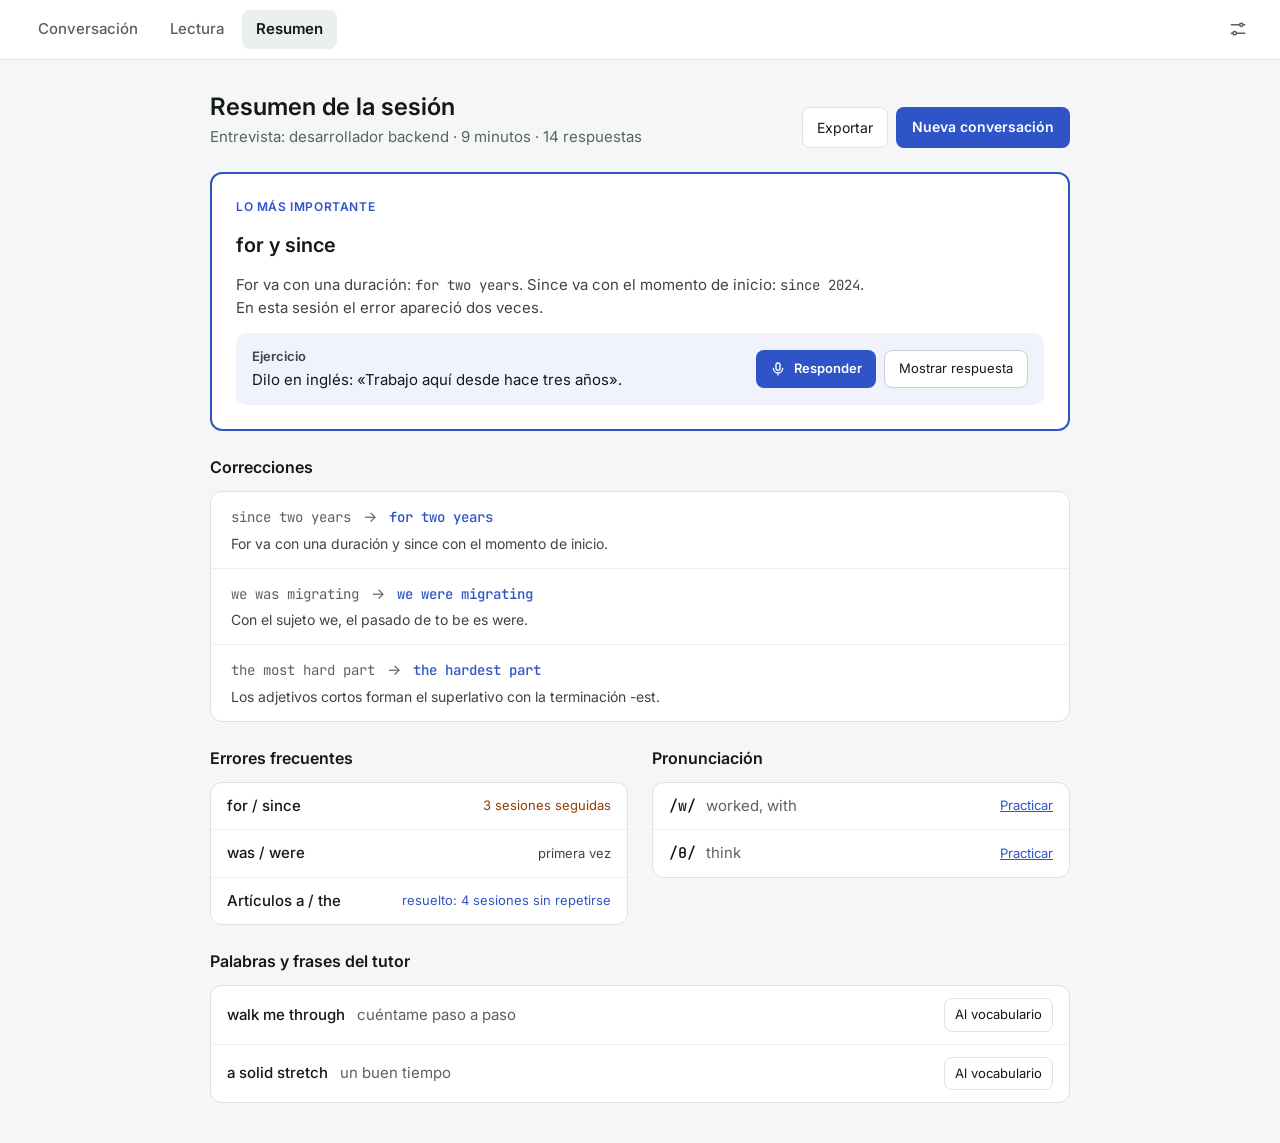
<file: docs/ui/summary.html>
<!doctype html>
<html lang="es-419">
<head>
<meta charset="utf-8">
<meta name="viewport" content="width=device-width, initial-scale=1">
<title>Resumen de la sesión</title>
<!-- Static mockup. The app serves its fonts locally from web/fonts and has no external links. -->
<link rel="stylesheet" href="https://fonts.googleapis.com/css2?family=Inter:wght@400;500;600&amp;family=JetBrains+Mono:wght@400;500&amp;display=swap">
<style>
body{margin:0}
a{color:#2F54C8}a:hover{color:#1E3A94}
</style>
</head>
<body>
<div style="min-height: 100vh; display: flex; flex-direction: column; background: #F5F6F6; color: #15181A; font-family: 'Inter', system-ui, sans-serif; font-size: 15px; line-height: 1.5">

<header style="display: flex; flex-wrap: wrap; align-items: center; gap: 16px; padding: 10px 24px; background: #FFFFFF; border-bottom: 1px solid #DFE2E3">
<nav aria-label="Secciones" style="display: flex; gap: 4px">
<a href="main.html" style="padding: 8px 14px; border-radius: 8px; color: #5A6166; font-weight: 500; text-decoration: none">Conversación</a>
<a href="reading.html" style="padding: 8px 14px; border-radius: 8px; color: #5A6166; font-weight: 500; text-decoration: none">Lectura</a>
<a href="summary.html" aria-current="page" style="padding: 8px 14px; border-radius: 8px; background: #ECEFF0; color: #15181A; font-weight: 600; text-decoration: none">Resumen</a>
</nav>
<div style="flex-grow: 1"></div>
<a href="connections.html" aria-label="Configuración" style="display: flex; align-items: center; justify-content: center; width: 36px; height: 36px; border-radius: 8px; color: #5A6166">
<svg width="20" height="20" viewBox="0 0 24 24" aria-hidden="true" style="fill: none; stroke: currentColor; stroke-width: 1.8; stroke-linecap: round; stroke-linejoin: round"><path d="M4 7h10M18 7h2M4 17h2M10 17h10"></path><circle cx="16" cy="7" r="2"></circle><circle cx="8" cy="17" r="2"></circle></svg>
</a>
</header>

<main style="flex-grow: 1; display: flex; justify-content: center; padding: 32px 24px 40px">
<div style="width: 100%; max-width: 860px; display: flex; flex-direction: column; gap: 24px">

<div style="display: flex; flex-wrap: wrap; align-items: flex-end; justify-content: space-between; gap: 12px">
<div style="display: flex; flex-direction: column; gap: 4px">
<h1 style="margin: 0; font-size: 24px; font-weight: 600; line-height: 1.25">Resumen de la sesión</h1>
<p style="margin: 0; color: #5A6166">Entrevista: desarrollador backend · 9 minutos · 14 respuestas</p>
</div>
<div style="display: flex; gap: 8px">
<button type="button" style="padding: 9px 14px; border: 1px solid #DFE2E3; border-radius: 8px; background: #FFFFFF; color: #15181A; font: inherit; font-size: 14px">Exportar</button>
<a href="main.html" style="padding: 9px 16px; border-radius: 8px; background: #2F54C8; color: #FFFFFF; font-size: 14px; font-weight: 600; text-decoration: none">Nueva conversación</a>
</div>
</div>

<section aria-label="Lo más importante" style="display: flex; flex-direction: column; gap: 14px; padding: 24px; border: 2px solid #2F54C8; border-radius: 12px; background: #FFFFFF">
<div style="font-size: 12px; font-weight: 600; letter-spacing: 0.05em; text-transform: uppercase; color: #2F54C8">Lo más importante</div>
<h2 style="margin: 0; font-size: 20px; font-weight: 600"><span lang="en">for</span> y <span lang="en">since</span></h2>
<p style="margin: 0; color: #3D4449; max-width: 640px">For va con una duración: <span lang="en" style="font-family: 'JetBrains Mono', ui-monospace, monospace; font-size: 14px">for two years</span>. Since va con el momento de inicio: <span lang="en" style="font-family: 'JetBrains Mono', ui-monospace, monospace; font-size: 14px">since 2024</span>. En esta sesión el error apareció dos veces.</p>
<div style="display: flex; flex-wrap: wrap; align-items: center; justify-content: space-between; gap: 12px; padding: 14px 16px; border-radius: 10px; background: #F0F3FB">
<div style="display: flex; flex-direction: column; gap: 2px">
<span style="font-size: 13px; font-weight: 600; color: #3D4449">Ejercicio</span>
<span>Dilo en inglés: «Trabajo aquí desde hace tres años».</span>
</div>
<div style="display: flex; gap: 8px">
<button type="button" style="display: flex; align-items: center; gap: 8px; padding: 8px 14px; border: 0; border-radius: 8px; background: #2F54C8; color: #FFFFFF; font: inherit; font-size: 13px; font-weight: 600">
<svg width="16" height="16" viewBox="0 0 24 24" aria-hidden="true" style="fill: none; stroke: currentColor; stroke-width: 2; stroke-linecap: round; stroke-linejoin: round"><rect x="9" y="3" width="6" height="11" rx="3"></rect><path d="M5 11a7 7 0 0 0 14 0M12 18v3"></path></svg>
<span>Responder</span>
</button>
<button type="button" style="padding: 8px 14px; border: 1px solid #C9CED1; border-radius: 8px; background: #FFFFFF; color: #15181A; font: inherit; font-size: 13px">Mostrar respuesta</button>
</div>
</div>
</section>

<section aria-label="Correcciones" style="display: flex; flex-direction: column; gap: 12px">
<h2 style="margin: 0; font-size: 16px; font-weight: 600">Correcciones</h2>
<ul style="margin: 0; padding: 0; list-style: none; display: flex; flex-direction: column; border: 1px solid #DFE2E3; border-radius: 12px; background: #FFFFFF">
<li style="display: flex; flex-wrap: wrap; align-items: baseline; gap: 4px 12px; padding: 14px 20px">
<span lang="en" style="font-family: 'JetBrains Mono', ui-monospace, monospace; font-size: 14px; color: #5A6166">since two years</span>
<span aria-hidden="true" style="color: #5A6166">→</span>
<span lang="en" style="font-family: 'JetBrains Mono', ui-monospace, monospace; font-size: 14px; font-weight: 500; color: #2F54C8">for two years</span>
<span style="flex-basis: 100%; font-size: 14px; color: #3D4449">For va con una duración y since con el momento de inicio.</span>
</li>
<li style="display: flex; flex-wrap: wrap; align-items: baseline; gap: 4px 12px; padding: 14px 20px; border-top: 1px solid #ECEFF0">
<span lang="en" style="font-family: 'JetBrains Mono', ui-monospace, monospace; font-size: 14px; color: #5A6166">we was migrating</span>
<span aria-hidden="true" style="color: #5A6166">→</span>
<span lang="en" style="font-family: 'JetBrains Mono', ui-monospace, monospace; font-size: 14px; font-weight: 500; color: #2F54C8">we were migrating</span>
<span style="flex-basis: 100%; font-size: 14px; color: #3D4449">Con el sujeto we, el pasado de to be es were.</span>
</li>
<li style="display: flex; flex-wrap: wrap; align-items: baseline; gap: 4px 12px; padding: 14px 20px; border-top: 1px solid #ECEFF0">
<span lang="en" style="font-family: 'JetBrains Mono', ui-monospace, monospace; font-size: 14px; color: #5A6166">the most hard part</span>
<span aria-hidden="true" style="color: #5A6166">→</span>
<span lang="en" style="font-family: 'JetBrains Mono', ui-monospace, monospace; font-size: 14px; font-weight: 500; color: #2F54C8">the hardest part</span>
<span style="flex-basis: 100%; font-size: 14px; color: #3D4449">Los adjetivos cortos forman el superlativo con la terminación -est.</span>
</li>
</ul>
</section>

<div style="display: grid; grid-template-columns: repeat(auto-fit, minmax(min(320px, 100%), 1fr)); gap: 24px">

<section aria-label="Errores frecuentes" style="display: flex; flex-direction: column; gap: 12px">
<h2 style="margin: 0; font-size: 16px; font-weight: 600">Errores frecuentes</h2>
<ul style="margin: 0; padding: 0; list-style: none; display: flex; flex-direction: column; border: 1px solid #DFE2E3; border-radius: 12px; background: #FFFFFF">
<li style="display: flex; align-items: center; justify-content: space-between; gap: 12px; padding: 12px 16px">
<span lang="en" style="font-weight: 500">for / since</span>
<span style="font-size: 13px; color: #8F3F06">3 sesiones seguidas</span>
</li>
<li style="display: flex; align-items: center; justify-content: space-between; gap: 12px; padding: 12px 16px; border-top: 1px solid #ECEFF0">
<span lang="en" style="font-weight: 500">was / were</span>
<span style="font-size: 13px; color: #3D4449">primera vez</span>
</li>
<li style="display: flex; align-items: center; justify-content: space-between; gap: 12px; padding: 12px 16px; border-top: 1px solid #ECEFF0">
<span style="font-weight: 500">Artículos <span lang="en">a / the</span></span>
<span style="font-size: 13px; color: #2F54C8">resuelto: 4 sesiones sin repetirse</span>
</li>
</ul>
</section>

<section aria-label="Pronunciación" style="display: flex; flex-direction: column; gap: 12px">
<h2 style="margin: 0; font-size: 16px; font-weight: 600">Pronunciación</h2>
<ul style="margin: 0; padding: 0; list-style: none; display: flex; flex-direction: column; border: 1px solid #DFE2E3; border-radius: 12px; background: #FFFFFF">
<li style="display: flex; align-items: center; justify-content: space-between; gap: 12px; padding: 12px 16px">
<span style="display: flex; align-items: baseline; gap: 10px"><span style="font-family: 'JetBrains Mono', ui-monospace, monospace; font-weight: 500">/w/</span><span lang="en" style="color: #5A6166">worked, with</span></span>
<a href="reading.html" style="font-size: 13px">Practicar</a>
</li>
<li style="display: flex; align-items: center; justify-content: space-between; gap: 12px; padding: 12px 16px; border-top: 1px solid #ECEFF0">
<span style="display: flex; align-items: baseline; gap: 10px"><span style="font-family: 'JetBrains Mono', ui-monospace, monospace; font-weight: 500">/θ/</span><span lang="en" style="color: #5A6166">think</span></span>
<a href="reading.html" style="font-size: 13px">Practicar</a>
</li>
</ul>
</section>

</div>

<section aria-label="Palabras y frases" style="display: flex; flex-direction: column; gap: 12px">
<h2 style="margin: 0; font-size: 16px; font-weight: 600">Palabras y frases del tutor</h2>
<ul style="margin: 0; padding: 0; list-style: none; display: flex; flex-direction: column; border: 1px solid #DFE2E3; border-radius: 12px; background: #FFFFFF">
<li style="display: flex; flex-wrap: wrap; align-items: center; justify-content: space-between; gap: 8px 12px; padding: 12px 16px">
<span style="display: flex; flex-wrap: wrap; align-items: baseline; gap: 4px 12px"><span lang="en" style="font-weight: 500">walk me through</span><span style="color: #5A6166">cuéntame paso a paso</span></span>
<button type="button" style="padding: 6px 10px; border: 1px solid #DFE2E3; border-radius: 8px; background: #FFFFFF; color: #15181A; font: inherit; font-size: 13px">Al vocabulario</button>
</li>
<li style="display: flex; flex-wrap: wrap; align-items: center; justify-content: space-between; gap: 8px 12px; padding: 12px 16px; border-top: 1px solid #ECEFF0">
<span style="display: flex; flex-wrap: wrap; align-items: baseline; gap: 4px 12px"><span lang="en" style="font-weight: 500">a solid stretch</span><span style="color: #5A6166">un buen tiempo</span></span>
<button type="button" style="padding: 6px 10px; border: 1px solid #DFE2E3; border-radius: 8px; background: #FFFFFF; color: #15181A; font: inherit; font-size: 13px">Al vocabulario</button>
</li>
</ul>
</section>

</div>
</main>

</div>
</body>
</html>
</file>
